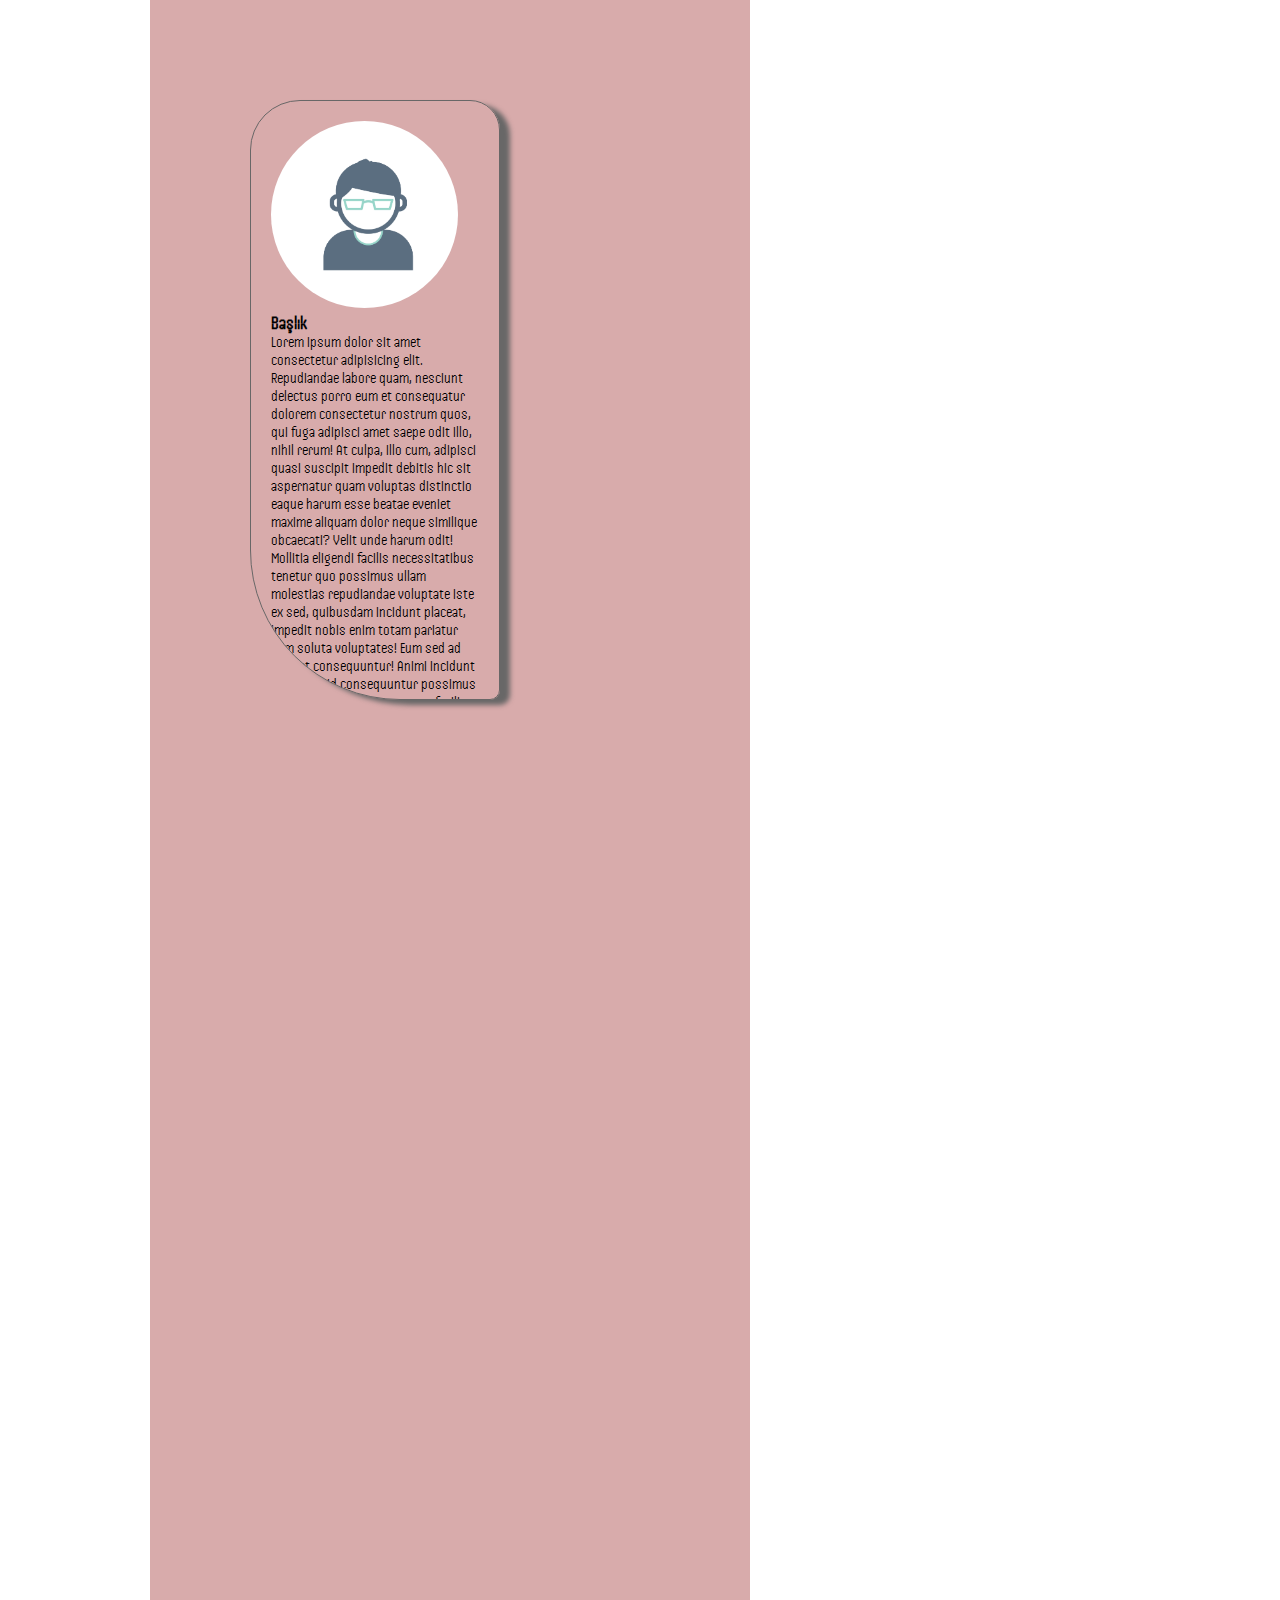
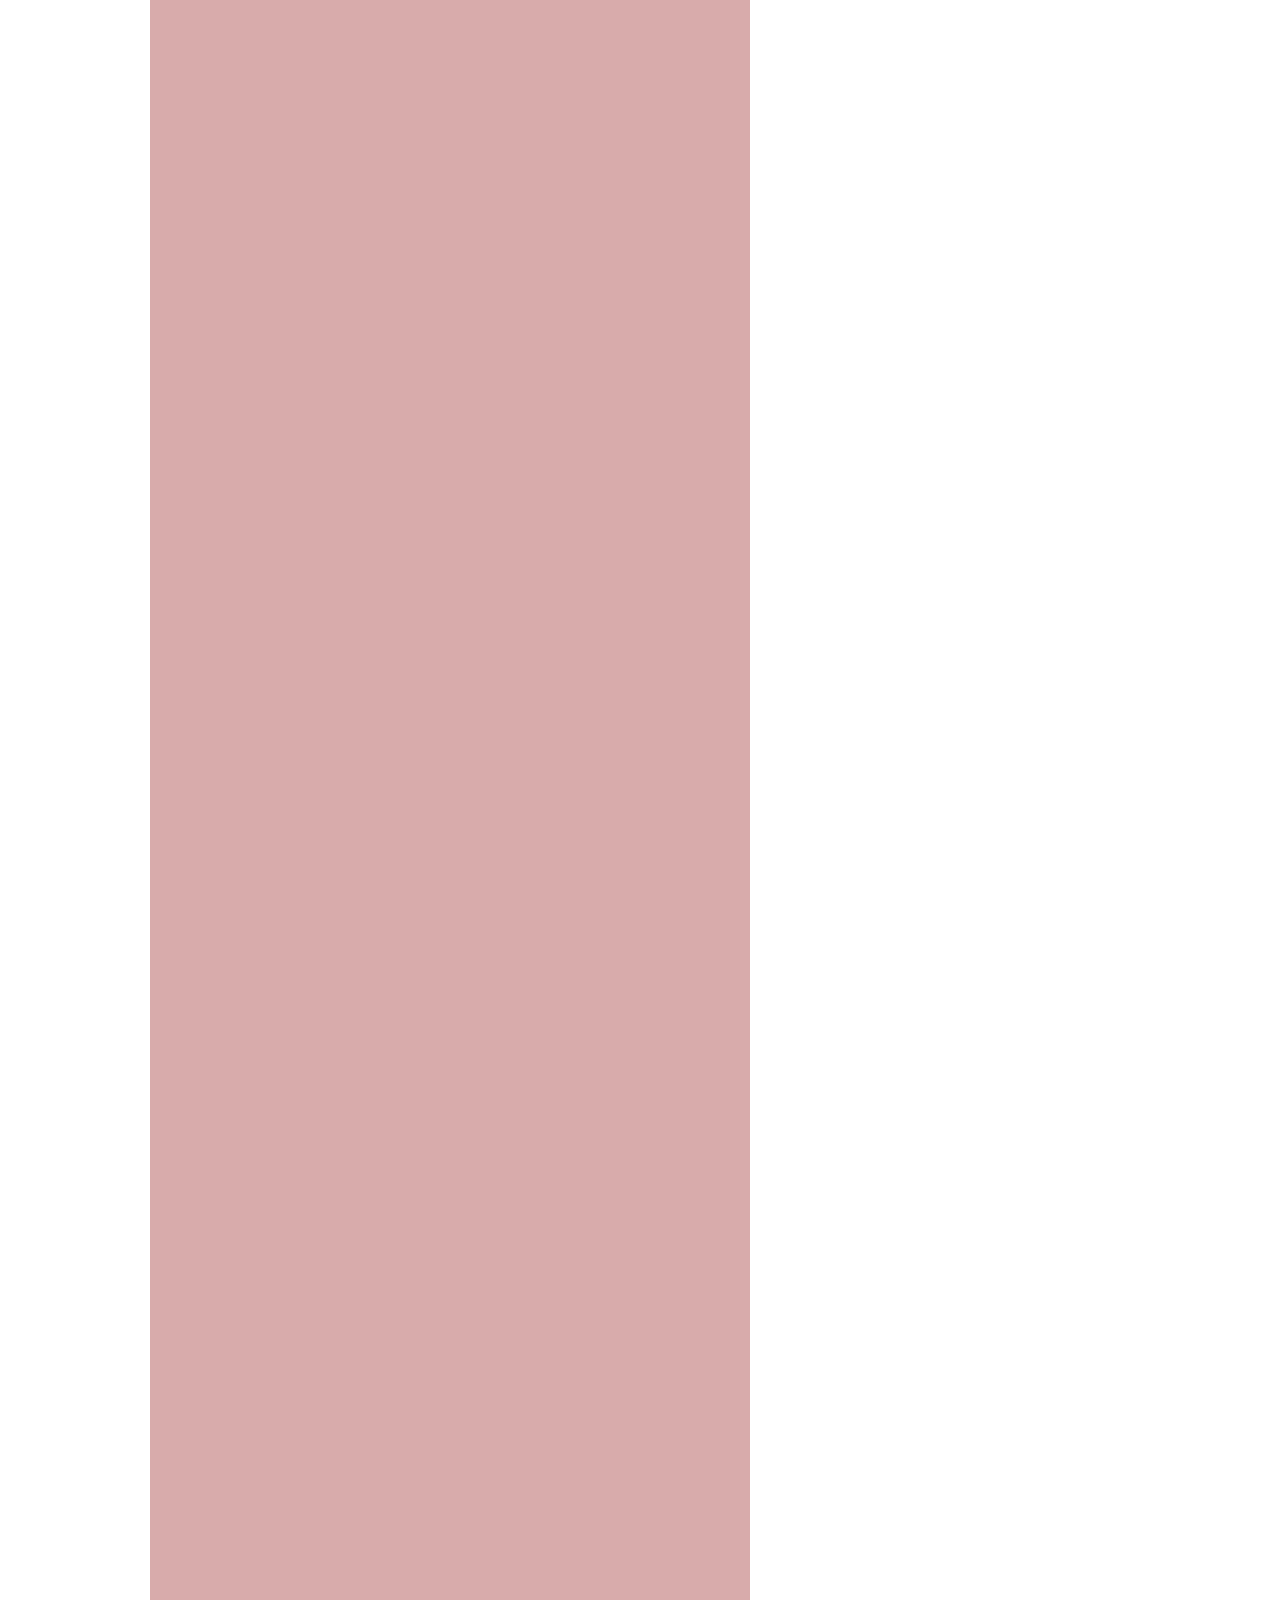
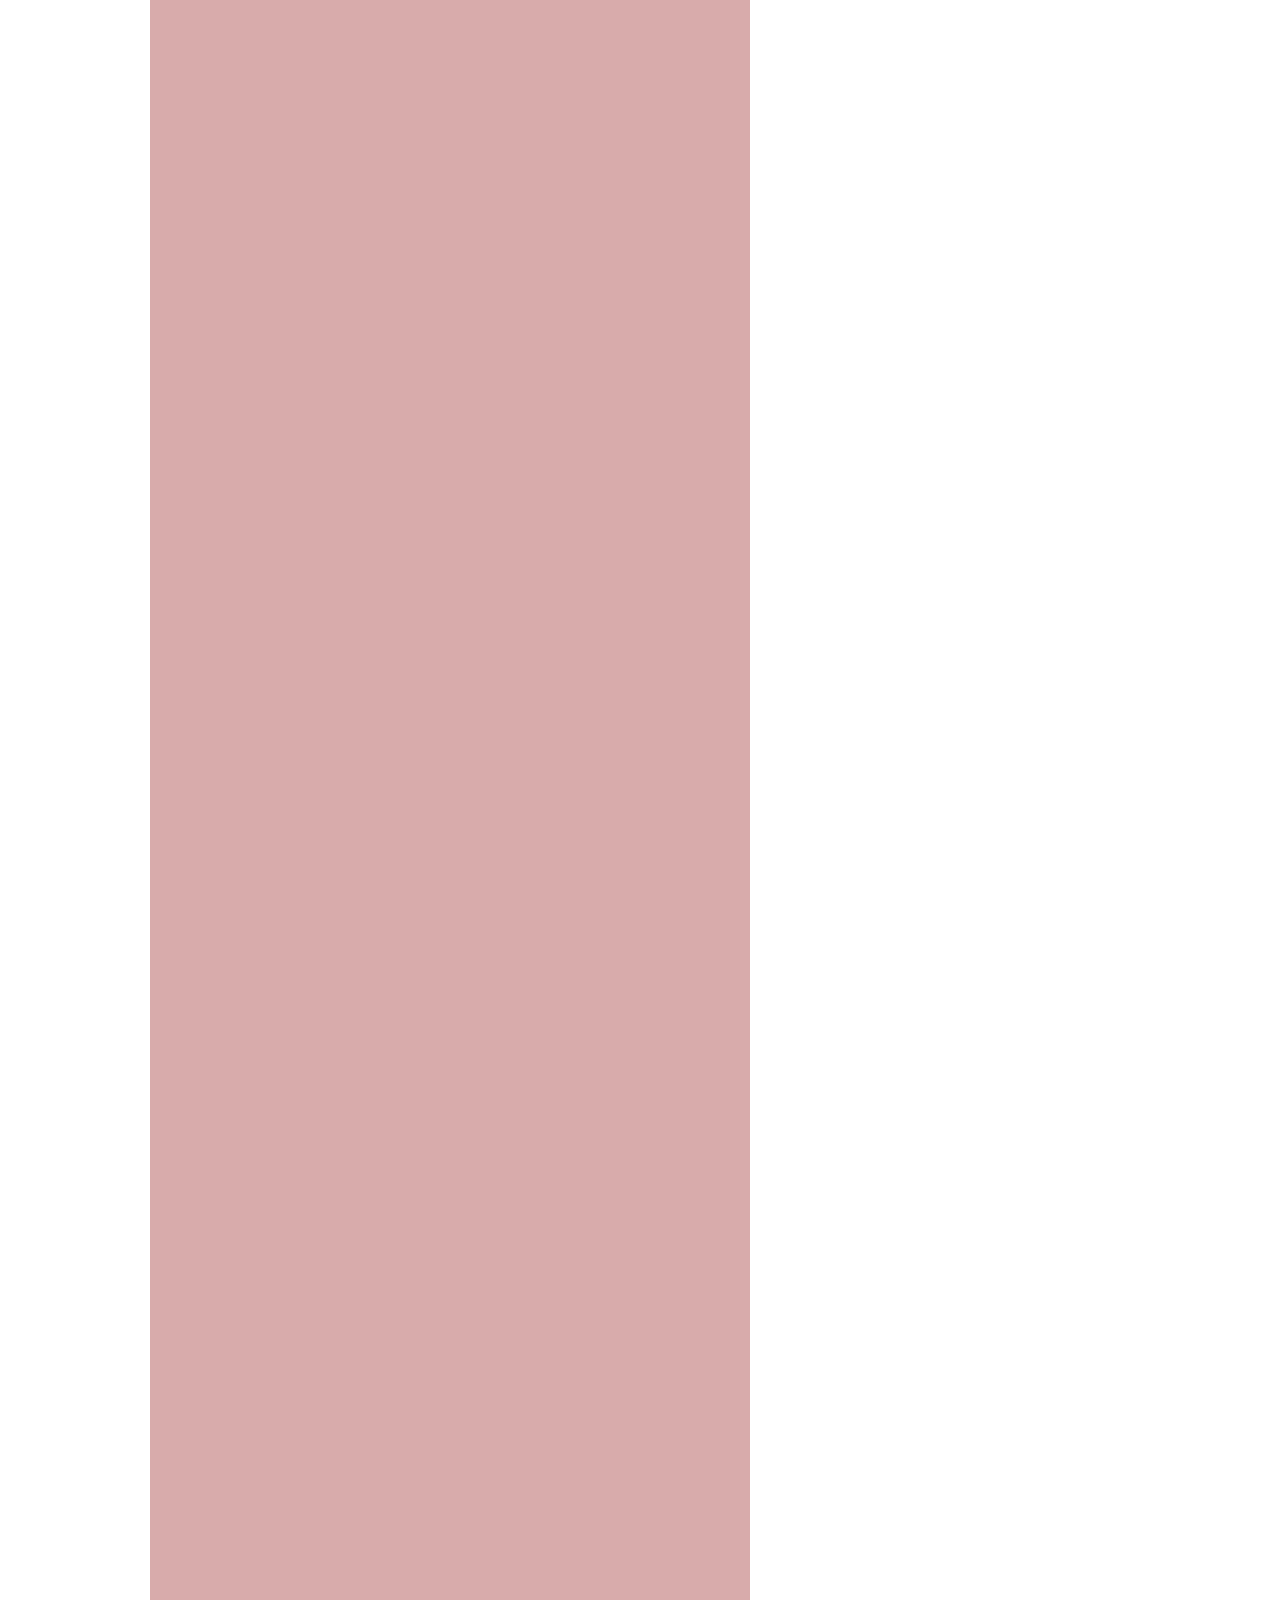
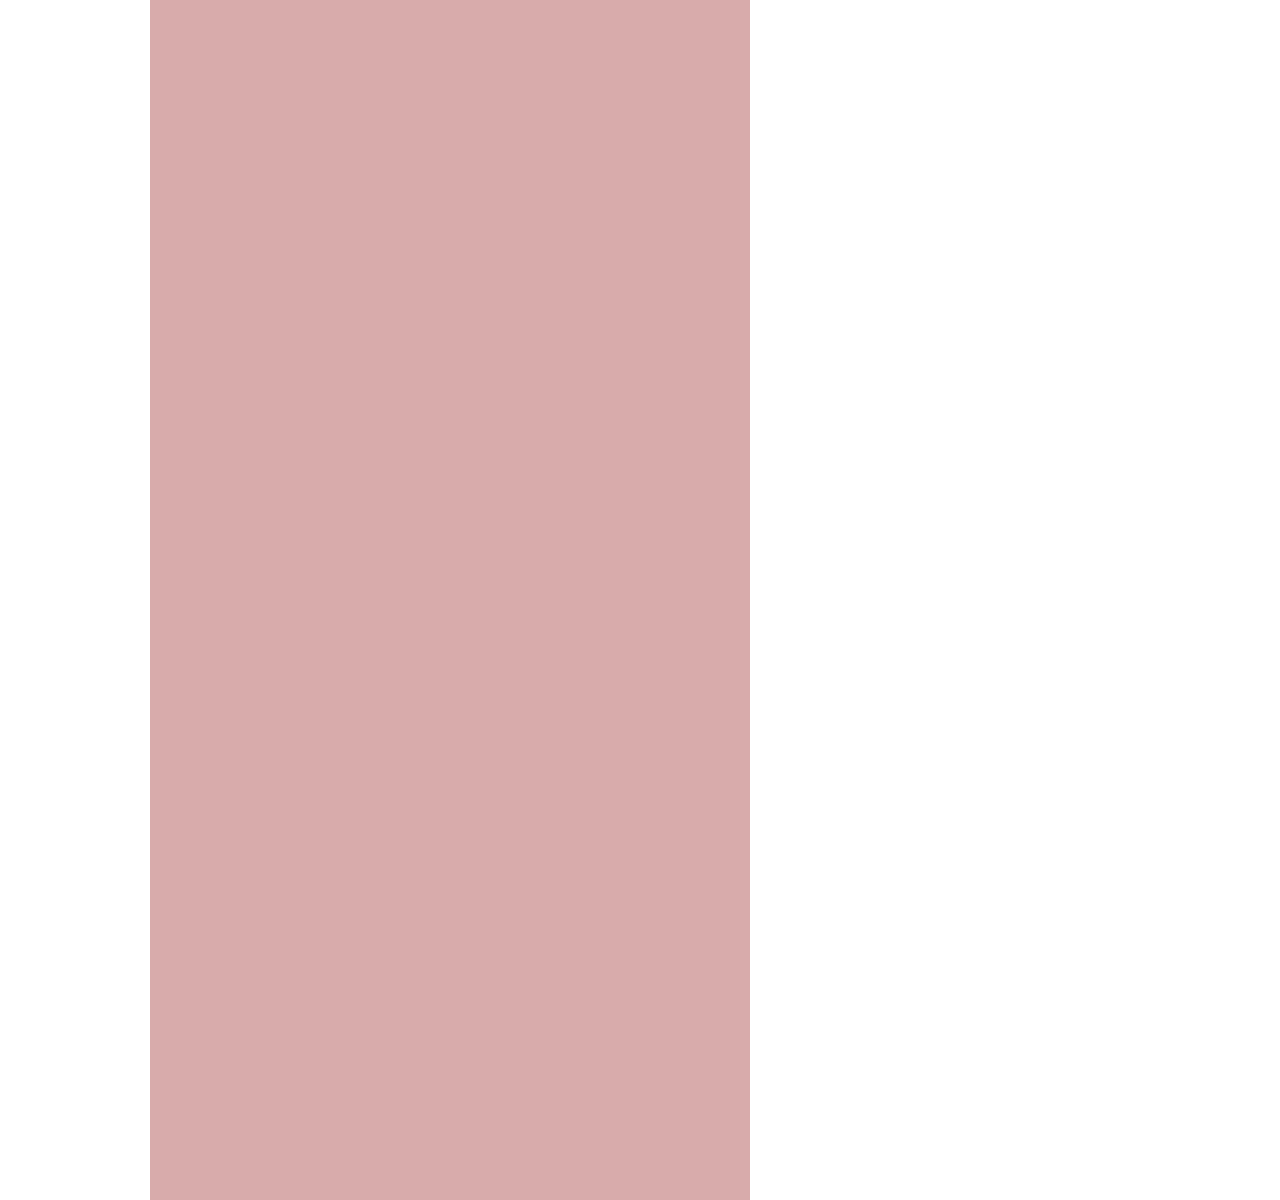
<file: index.html>
<!DOCTYPE html>
<html lang="en">
<head>
    <meta charset="UTF-8">
    <meta name="viewport" content="width=device-width, initial-scale=1.0">
    <title>Bazı CSS Özellikleri</title>
    <link rel="stylesheet" href="style.css">

    <link rel="preconnect" href="https://fonts.googleapis.com">
    <link rel="preconnect" href="https://fonts.gstatic.com" crossorigin>
    <link href="https://fonts.googleapis.com/css2?family=Handjet&display=swap" rel="stylesheet">
</head>
<body>
    <div class="container">
    <div class="kutu">
        <img src="images/5907.jpg" alt="">
        <h3>Başlık</h3>
        <p>Lorem ipsum dolor sit amet consectetur adipisicing elit. Repudiandae labore quam, nesciunt delectus porro eum et consequatur dolorem consectetur nostrum quos, qui fuga adipisci amet saepe odit illo, nihil rerum!
        At culpa, illo cum, adipisci quasi suscipit impedit debitis hic sit aspernatur quam voluptas distinctio eaque harum esse beatae eveniet maxime aliquam dolor neque similique obcaecati? Velit unde harum odit!
        Mollitia eligendi facilis necessitatibus tenetur quo possimus ullam molestias repudiandae voluptate iste ex sed, quibusdam incidunt placeat, impedit nobis enim totam pariatur cum soluta voluptates! Eum sed ad eveniet consequuntur!
        Animi incidunt quas aliquid consequuntur possimus illum totam pariatur tempore, facilis earum? Earum corporis voluptatum, distinctio quaerat consequuntur iste dolor hic est. Nulla porro est veritatis fugiat facilis autem provident.
        Enim odio at minima molestiae exercitationem atque! Culpa, quidem quae. Cupiditate tempora nostrum facere eos mollitia expedita sunt nisi ratione repudiandae quas minus beatae, laboriosam reprehenderit, temporibus inventore amet. Ipsa?</p>
        <a href="">Detay</a>
    </div>
</div>
</body>
</html>
</file>
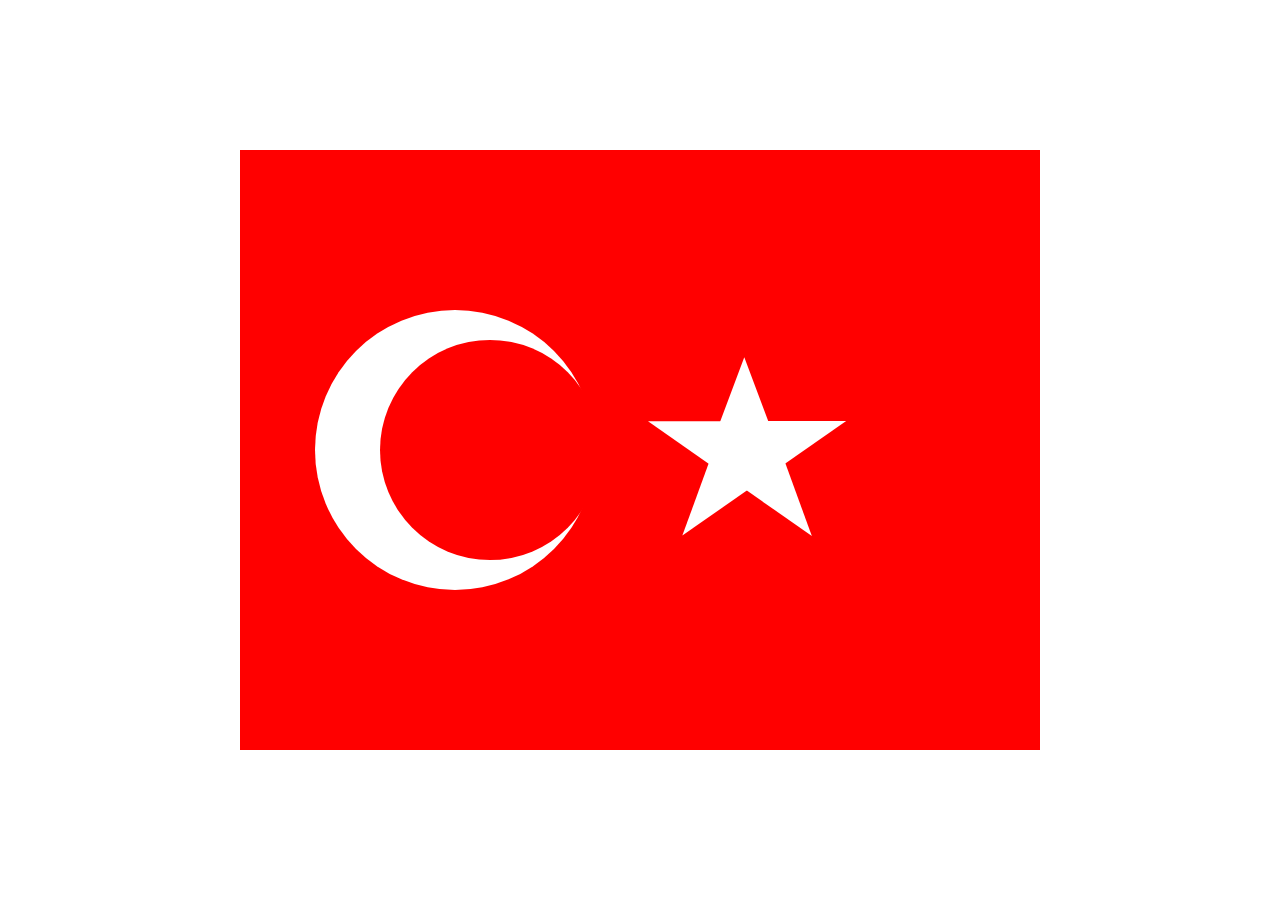
<file: ayyildiz.html>
<!DOCTYPE html>
<html lang="en">
<head>
    <meta charset="UTF-8">
    <meta name="viewport" content="width=device-width, initial-scale=1.0">
    <title>Cumhuriyet 100 Yaşında</title>
</head>
<style>
    *{
        margin: 0;
        padding: 0;
        box-sizing: border-box;
    }
    body{
        height: 100vh;
        display: grid;
        place-items: center;
    }
    #bayrak{
        width: 800px;
        height: 600px;
        background: red;
        position: relative;
        display: flex;
        justify-content: center;
        align-items: center;

    }
    #ay{
 
        width: 220px;
        height: 220px;
        background-color: red;
        border-radius: 50%;
        /*
        position: absolute;
        top: 50%;
        left: 50%;
        transform: translate(-50%,-50%);
        */
        box-shadow: -35px 0px 0 30px white;
    }
    
    #yildiz {
        margin: 50px ;
        position: relative;
        display: block;
        color: white;
        width: 0px;
        height: 0px;
        border-right: 100px solid transparent;
        border-bottom: 70px solid white;
        border-left: 100px solid transparent;
        transform: rotate(35deg);
      }
      #yildiz:before {
        border-bottom: 80px solid white;
        border-left: 30px solid transparent;
        border-right: 30px solid transparent;
        position: absolute;
        height: 0;
        width: 0;
        top: -45px;
        left: -65px;
        display: block;
        content: '';
        transform: rotate(-35deg);
      }
      #yildiz:after {
        position: absolute;
        display: block;
        color: white;
        top: 3px;
        left: -105px;
        width: 0px;
        height: 0px;
        border-right: 100px solid transparent;
        border-bottom: 70px solid white;
        border-left: 100px solid transparent;
        transform: rotate(-70deg);
        content: '';
      }

</style>
<body>
    <div id="bayrak">
        <div id="ay"></div>
        <div id="yildiz"></div>
    </div>

</body>
</html>
</file>
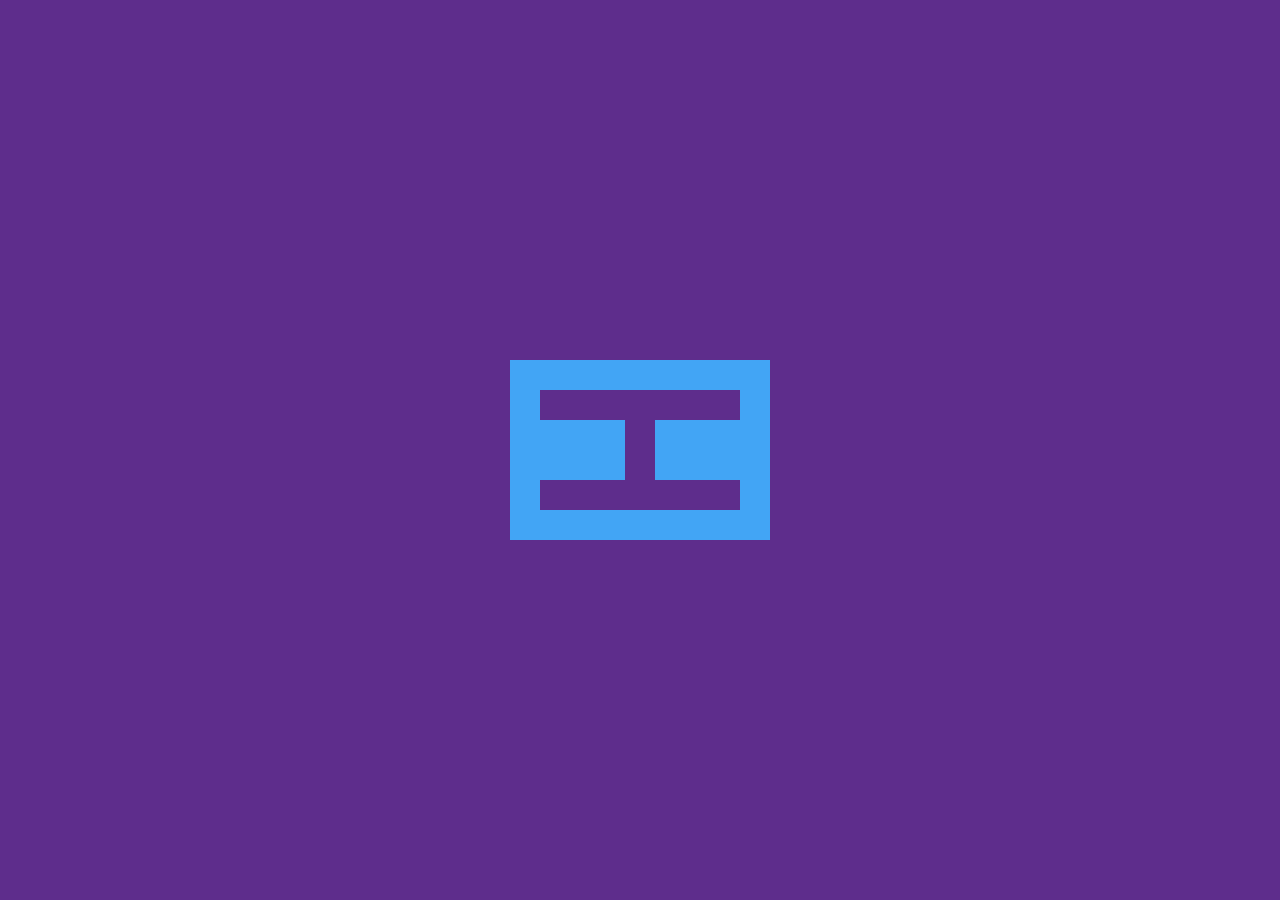
<file: battle22.html>
<!DOCTYPE html>
<html lang="en">
<head>
    <meta charset="UTF-8">
    <meta name="viewport" content="width=device-width, initial-scale=1.0">
    <title>Document</title>
    
<style>
  *{
    margin:0;
    padding:0;
    box-sizing:border-box;
  }
  body{
    height:100vh;
    background:#5E2D8C;
    display:grid;
    place-items:center;
  }
  div {
    width: 260px;
    height: 180px;
    background: #42A5F5;
    position:relative;
  }
  div:before{
    content:"";
    display:block;
    width:200px;
    height:30px;
    background: #5E2D8C;
    position:absolute;
    top:25%;
    left:50%;
    transform:translate(-50%,-50%);
    box-shadow:  #5E2D8C 0 90px;

  }

    div:after{
    content:"";
    display:block;
    width:30px;
    height:100px;
    background: #5E2D8C;
    position:absolute;
    top:50%;
    left:50%;
    transform:translate(-50%,-50%);
    }
</style>
</head>
<body>
    <div></div>
</body>
</html>
</file>
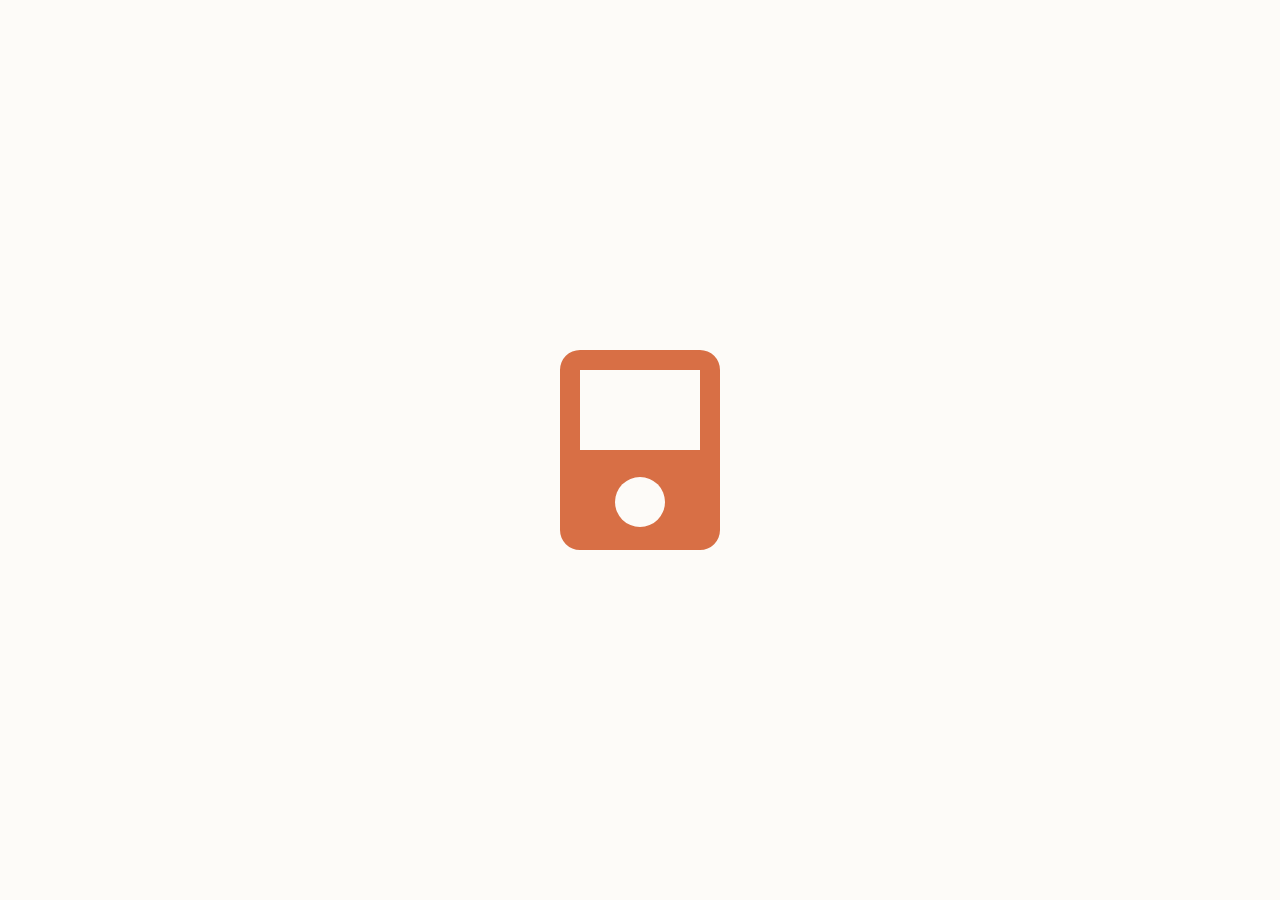
<file: battle3108.html>
<!DOCTYPE html>
<html lang="en">
<head>
    <meta charset="UTF-8">
    <meta name="viewport" content="width=device-width, initial-scale=1.0">
    <title>Document</title>
    
<style>
  *{
    margin:0;
    padding:0;
    box-sizing:border-box;    
  }
  body{
    height:100vh;
    background:#FDFBF8;
    display:grid;
    place-items:center;
  }
  div {
    background:#FDFBF8;
    width: 160px;
    height: 200px;
    border:20px solid #D86F45;
    border-bottom-width:100px;
    border-radius:20px;

    position:relative;
  }

  div:before{
    content:"";
    display:block;
    width:50px;
    height:50px;
    background:#FDFBF8;
    border-radius:50%;
    position:absolute;
    top:165%;
    left:50%;
    transform:translate(-50%,-50%);
    
    
  }
</style>


</head>
<body>
    <div></div>
</body>
</html>
</file>
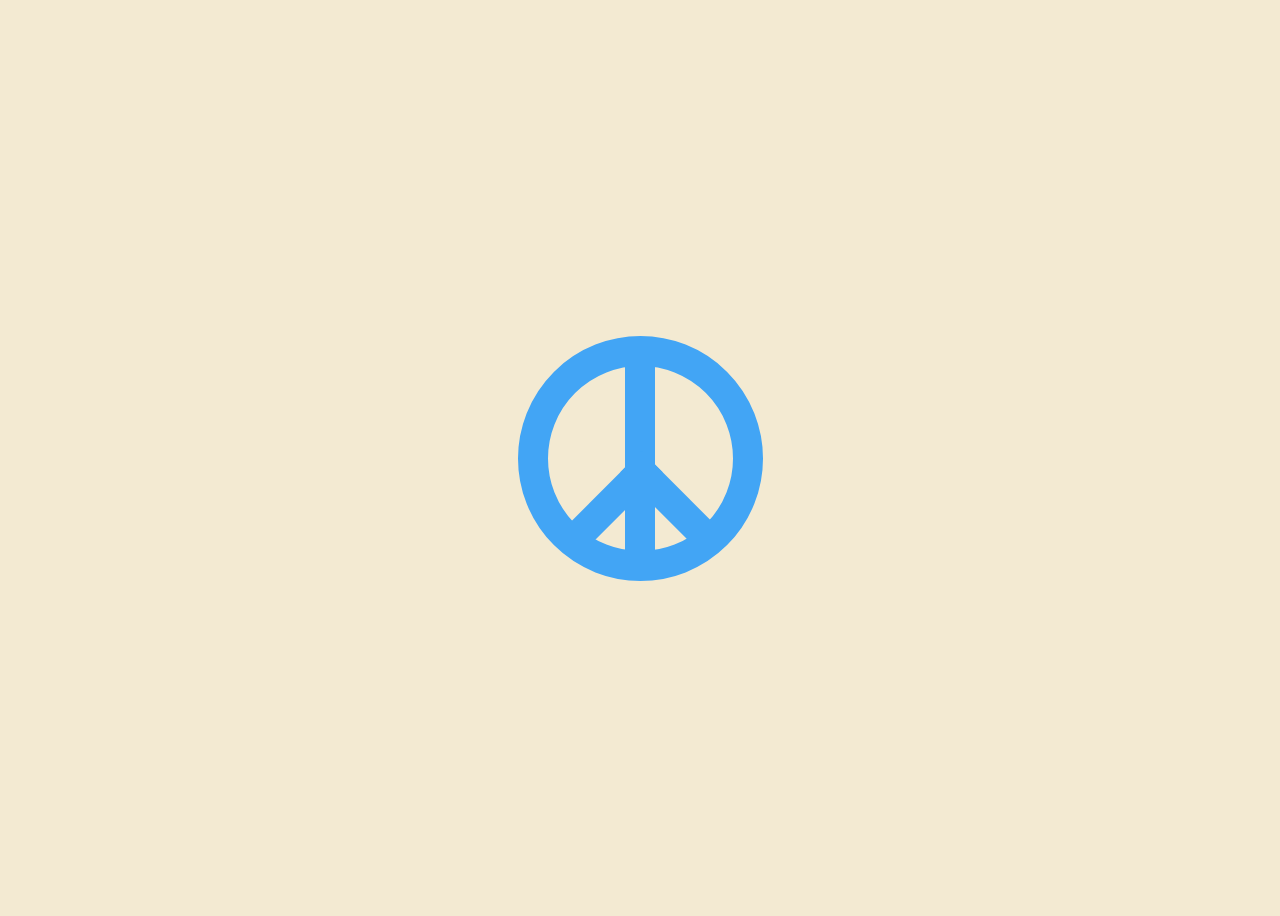
<file: cssart.html>
<!DOCTYPE html>
<html lang="en">
<head>
    <meta charset="UTF-8">
    <meta name="viewport" content="width=device-width, initial-scale=1.0">
    <title>Peace</title>
    <link rel="stylesheet" href="cssart.css">
</head>
<body>
    <div></div>
</body>
</html>
</file>
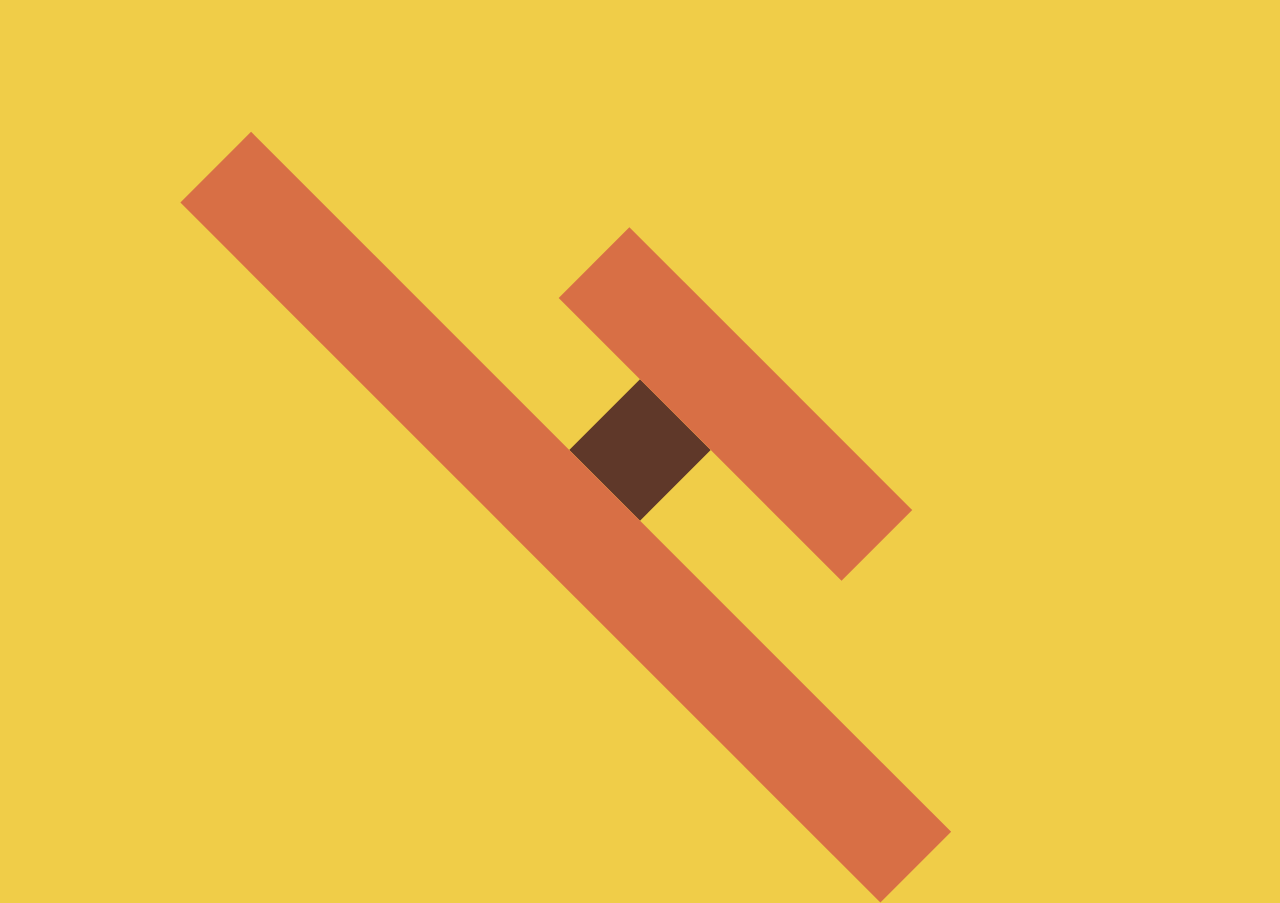
<file: cssbattle20.html>
<!DOCTYPE html>
<html lang="en">
<head>
    <meta charset="UTF-8">
    <meta name="viewport" content="width=device-width, initial-scale=1.0">
    <title>Document</title>

<style>
  *{
    margin:0;
    padding:0;
  }
  body{
    box-sizing:border-box;
    background:#F0CD48;
    height:100vh;
    display:grid;
    place-items: center;
    
  }
  div {
    width: 100px;
    height: 100px;
    background: #5F3829;
    transform:rotate(-45deg);
    position:relative;
  }
  div:before{
    content:"";
    width:100px;
    min-height:400px;
    height: 110vh;
    display:block;
    background: #D86F45;
    position: absolute;
    top:-50vh;
    left:-100px;
    
    
  }
  div:after{
    content:"";
    width:100px;
    height:400px;
    display:block;
    background: #D86F45;
    position: absolute;
    top:-115%;
    left:100px;
  }
</style>


</head>
<body>
    <div></div>
</body>
</html>
</file>
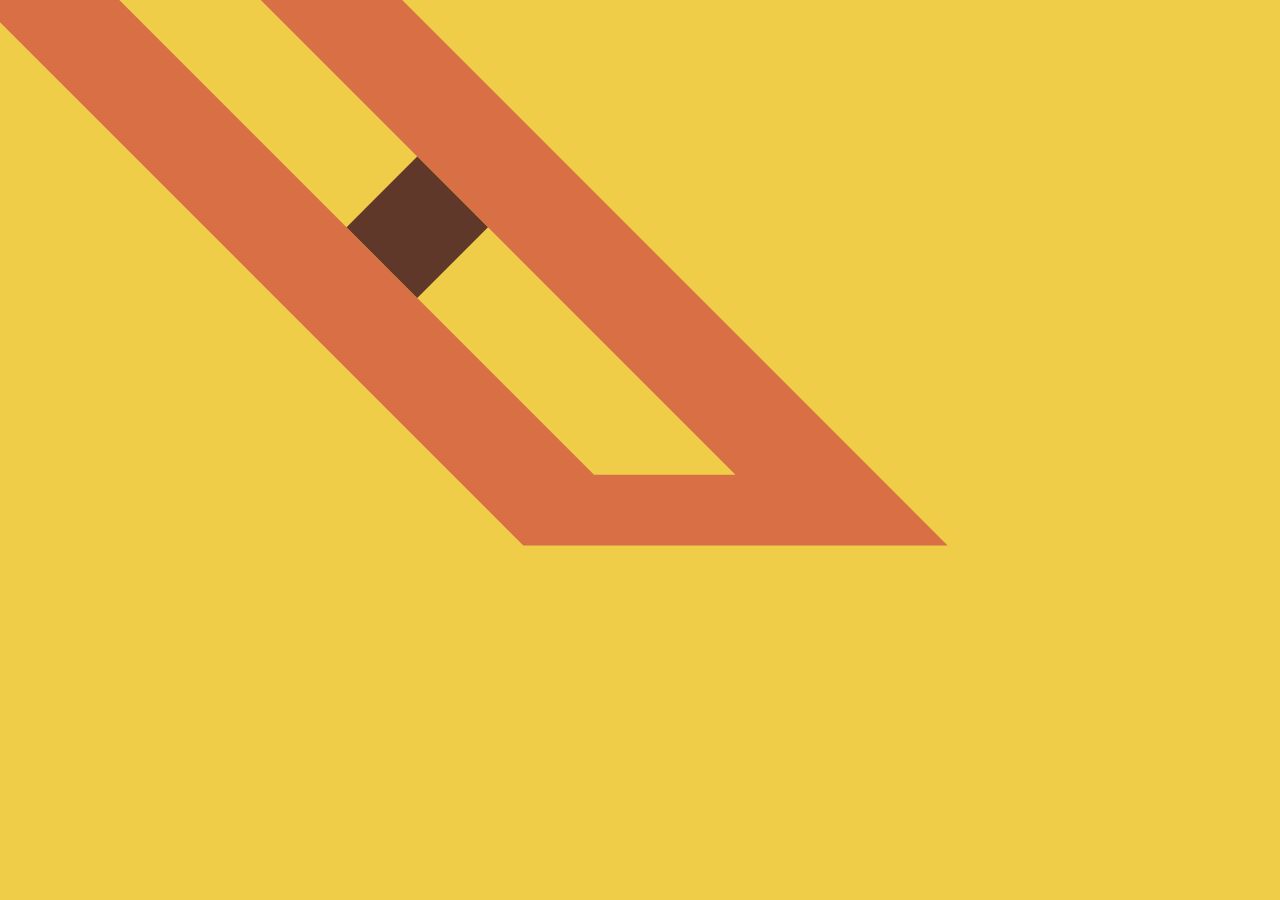
<file: cssbattleAlt20.html>
<!DOCTYPE html>
<html lang="en">
<head>
    <meta charset="UTF-8">
    <meta name="viewport" content="width=device-width, initial-scale=1.0">
    <title>Document</title>
    <style>
        *{
          margin:0;
          padding:0;
          box-sizing:border-box;
        }
        body{
          
          background:#F0CD48;
          height:100vh;
          display: grid;
          place-items: center;
            
          
        }
        div {


            width: 300px;
            height: 100%;
            background: #F0CD48;
            border: 100px solid #D86F45;

            transform: rotate(-45deg) skewY(45deg) translateY(-35%);
            position:relative;


            
          }

          div::before{
            content:"";
            display: block;
            width: 100px;
            height: 100px;
            position: absolute;
            top:50%;
            left:50%;
            transform: translate(-50%,-50%) skewY(-45deg);
            background: #5F3829;
  

          }
    </style>
</head>
<body>
    <div></div>
</body>
</html>
</file>
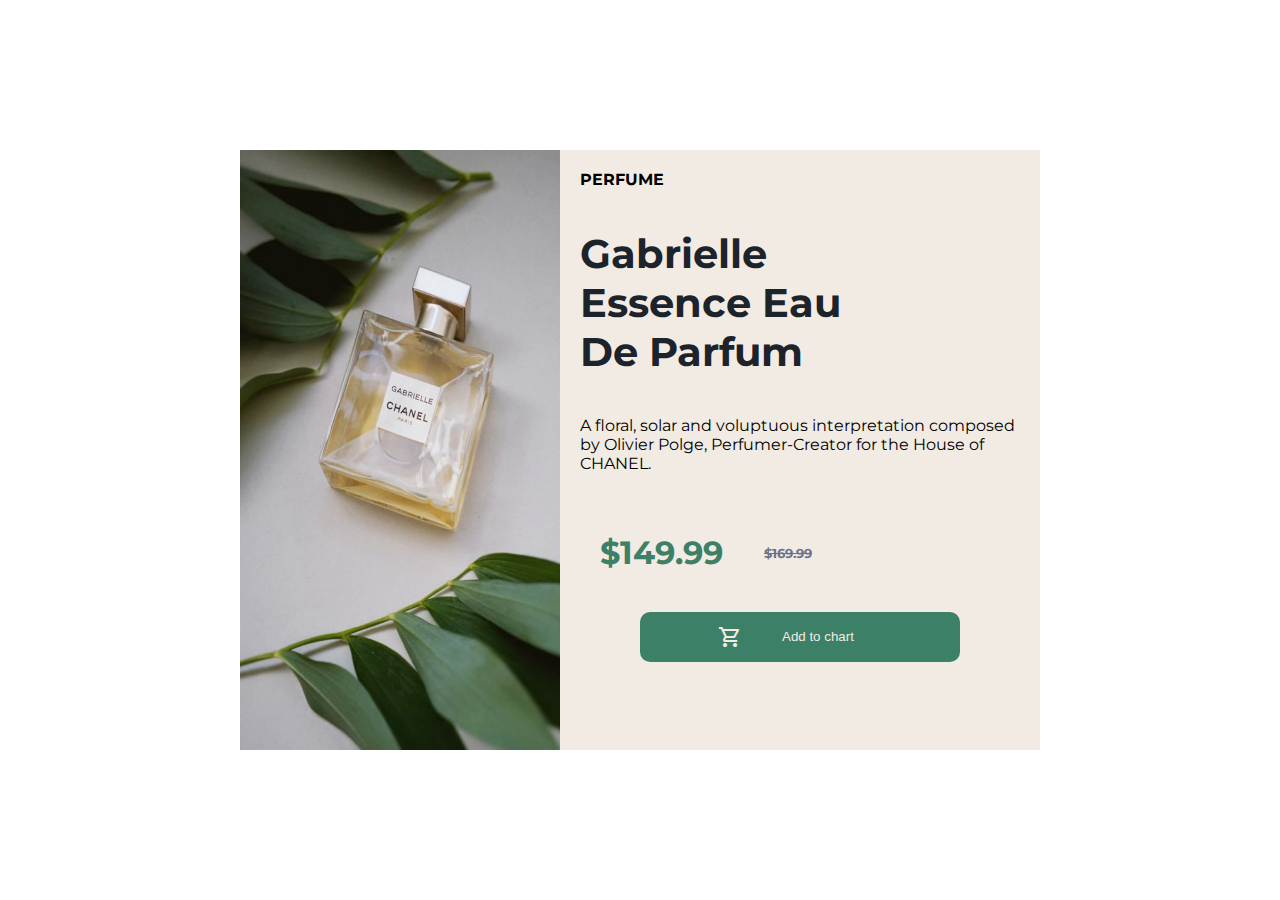
<file: frontendmentor1.html>
<!DOCTYPE html>
<html lang="en">
<head>
    <meta charset="UTF-8">
    <meta name="viewport" content="width=device-width, initial-scale=1.0">
    <title>FrontEndMentor</title>
    <link rel="stylesheet" href="./styles/frontendmentor1.css">
    <link rel="stylesheet" href="https://fonts.googleapis.com/css2?family=Material+Symbols+Outlined:opsz,wght,FILL,GRAD@20..48,100..700,0..1,-50..200" />
</head>
<body>
    <div class="kutu">
        <img src="images/image-product-desktop.jpg" alt="">
        <h4>PERFUME</h4>
        <h2>Gabrielle Essence Eau De Parfum</h2>
        <p>A floral, solar and voluptuous interpretation 
        composed by Olivier Polge, Perfumer-Creator for the House of CHANEL. </p>
        <span>
            <h1> $149.99</h1>
            <h5>$169.99</h5>
        </span>
        <button>
            <span class="material-symbols-outlined">
            shopping_cart
            </span>
            <p>Add to chart</p>
        </button>
    </div>
</body>
</html>
</file>
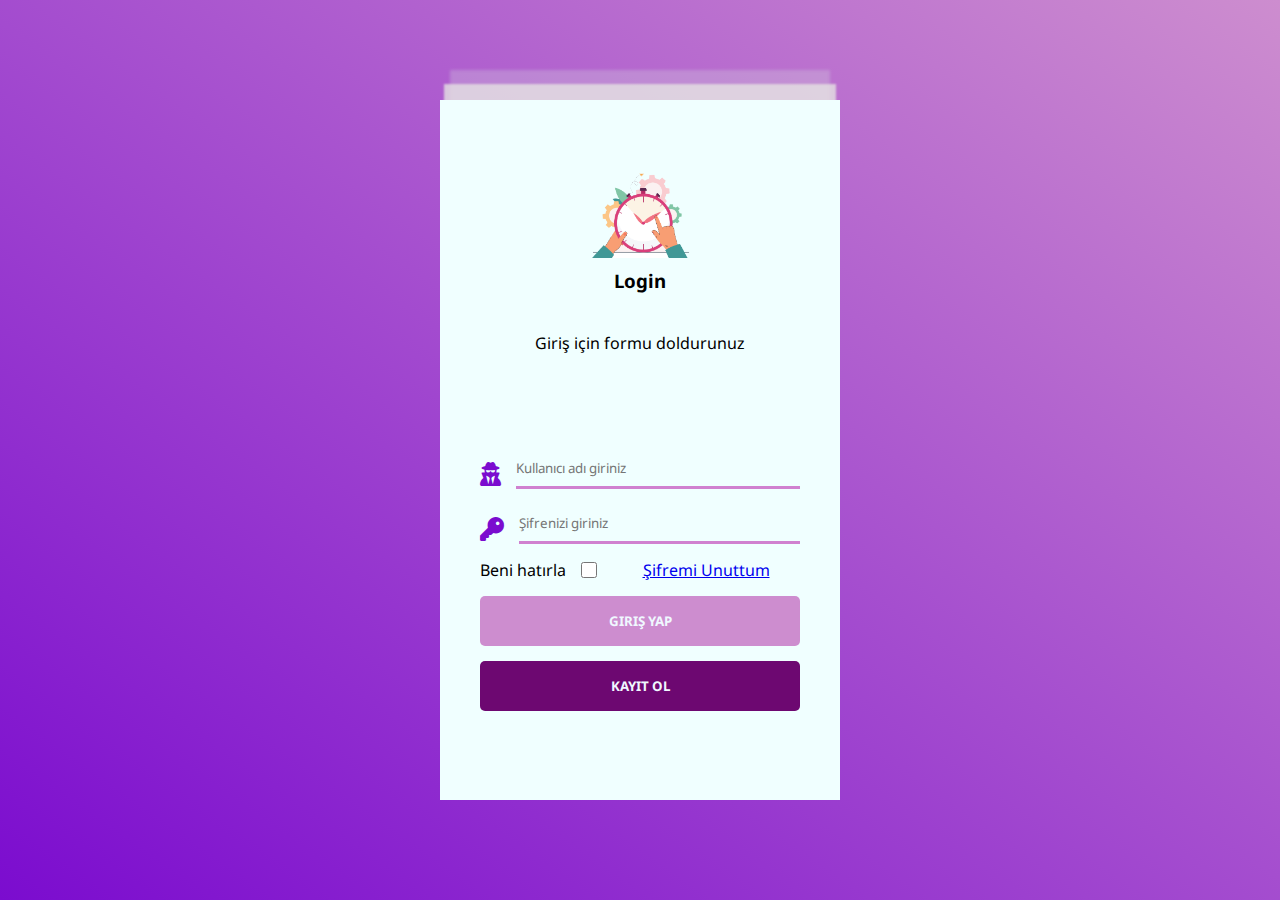
<file: icodethis2011.html>
<!DOCTYPE html>
<html lang="en">
<head>
    <meta charset="UTF-8">
    <meta name="viewport" content="width=device-width, initial-scale=1.0">
    <title>I Code This - 20 Kasım 2023</title>
    <link rel="stylesheet" href="styles/icodethis2011.css">
    <link rel="stylesheet" href="https://cdnjs.cloudflare.com/ajax/libs/font-awesome/6.4.2/css/all.min.css">
</head>
<body>
    <div id="login">
        <img src="./images/saat.png" alt="">
        <h3>Login</h3>
        <p>Giriş için formu doldurunuz</p>
        <form action="">
            <i class="fa-solid fa-user-secret fa-xl"></i>
            <input type="text" name="" id="txtUsername" placeholder="Kullanıcı adı giriniz">
            <i class="fa-solid fa-key fa-xl"></i>
            <input type="password" name="" id="txtPassword" placeholder="Şifrenizi giriniz">
            <label for="chkRemember">Beni hatırla</label>
            <input type="checkbox" name="" id="chkRemember">
            
            <a href="#">Şifremi Unuttum</a>
            <input type="button" value="Giriş Yap" id="btnLogin">
            <input type="button" value="Kayıt Ol" id="btnSignup">
        </form>
    </div>
</body>
</html>
</file>
<file: style.css>
*{
    margin: 0;
    padding: 0;
    box-sizing: border-box;
}

body{
    height: 100vh;
    /*
    display: flex;
    align-items: center;
    */
}
.container{
    background-color: rgb(216, 171, 171);
    width: 600px;
    height: 6000px;
    margin-left: 150px;
    position: relative;
}
.kutu{
    /*
    margin-left: auto;
    margin-right: auto;
    margin-top: 50px;
    */
    position: absolute;
    top: 100px;
    left: 100px;
    width: 250px;
    height: auto;
    min-height: 400px;
    max-height: 600px;
    overflow: hidden;
    border: thin solid rgb(104, 103, 103);
    border-radius: 50px 30px 10px 150px;
    padding: 20px;
    box-shadow: 10px 5px 5px rgb(104, 103, 103);
    font-family: 'Handjet', sans-serif;
    
}

div > img{
    max-width: 90%;
    border-radius: 50%;
}
</file>
<file: cssart.css>
body{
    height: 100vh;
    display:grid;
    place-items: center;
    background: #F3EAD2;
    box-sizing: border-box;
  }
  div {
    width: 185px;
    height: 185px;
    background: #F3EAD2;
    border-radius: 50%;
    border: 30px solid #42A5F5;
    position:relative;
  }
  div:before{
    content:" ";
    display: block;
    width: 30px;
    height:190px;
    background:#42A5F5;
    position:absolute;
    top:50%;
    left:50%;
    transform:translate(-50%,-50%);
  }
  div:after{
    content:" ";
    display: block;
    width: 65px;
    height:65px;
    border: 30px solid transparent;
    border-top-color:#42A5F5;
    border-right-color:#42A5F5;
    position:absolute;
    top:60%;
    left:17%;
    transform:translate(-50%,-50%);
    transform:rotate(-45deg);
  }
</file>
<file: styles/frontendmentor1.css>
@import url('https://fonts.googleapis.com/css2?family=Montserrat&display=swap');

:root {
    --siyah-renk: black;
    --koyu-gri-renk: hsl(212, 21%, 14%);
    --krem-renk: hsl(30, 38%, 92%);
    --acik-gri-renk: hsl(228, 12%, 48%);
    --acik-yesil-renk: hsl(158, 36%, 37%);
  }



*{
    margin: 0;
    padding: 0;
    box-sizing: border-box;
}
body{
    
    min-height: 100vh;
    height: auto;
    display: flex;
    justify-content: center;
    align-items: center;
}

.kutu{
    background-color: var(--krem-renk);
    flex: 0 0 800px;
    height: 600px;
    display: flex;
    flex-direction: column;
    flex-wrap: wrap;
    font-family: 'Montserrat', sans-serif;
    
}

img{
    flex: 0 0 100%;
    width: 40%;
}

h1,h2,h4,h5,p,button,span{
    width: 60%;
    padding: 20px;
}
.kutu > span{
    display: flex;
    gap: 10px;
    align-items: center;
}

.kutu > h2{
    width: 40%;
    font-size: 40px;
    font-weight: bolder;
    color: var(--koyu-gri-renk);
}

.kutu h1{
    width: 35%;
    color: var(--acik-yesil-renk);
}
.kutu  h5{
    width: 25%;
    color: var(--acik-gri-renk);
    text-decoration: line-through;
}

button{
    width: 40%;
    height: 50px;
    background-color: var(--acik-yesil-renk);
    color: var(--krem-renk);
    align-self: center;
    border-radius: 10px;
    border: none;
    display: flex;
    justify-content: center;
    align-items: center;
}
button > p{
    text-align: left;
    flex: 0 0 50%;
    line-height: 50px;
}
.material-symbols-outlined {
    flex: 0 0 50px;
    font-variation-settings:
    'FILL' 0,
    'wght' 400,
    'GRAD' 10,
    'opsz' 24;

  }
</file>
<file: styles/icodethis2011.css>
@import url('https://fonts.googleapis.com/css2?family=Handjet&family=Noto+Sans&display=swap');
*{
    padding: 0;
    margin: 0;
    box-sizing: border-box;
    font-family: 'Handjet', sans-serif;
    font-family: 'Noto Sans', sans-serif;
}
body{
    min-height: 100vh;
    background: #CD8DCF;
    background: linear-gradient(to bottom left, #CD8DCF 0%, #7B0CCF 100%);
    display: flex;
    justify-content: center;
    align-items: center;

}
#login{
    background-color: azure;
    width: 400px;
    height: 700px;
    box-shadow: 0px -20px 2px -4px rgba(229, 226, 226, 0.8),0px -40px 3px -10px rgba(215, 220, 225, 0.3);
    display: flex;
    flex-direction: column;
    align-items: center;
    justify-content: center;
    padding-top: 5%;
    padding-bottom: 5%;
    gap: 10px;  
}

#login > img{
    flex: 0 1 10%;
    max-width: 30%;
}
#login > h3{
    flex: 1 1 5%;
    max-width: 50%;
}
#login > p{
    flex: 1 1 10%;
    max-width: 80%;
}
#login > form{
    flex: 1 1 50%;
    width: 80%;

    display: flex;
    justify-content: center;
    align-content: center;
    flex-wrap: wrap;
    gap: 15px;
}

form > input{
    flex: 1 0 80%;
}

form > input[type=checkbox]{
    flex: 0 1 5%;

}

form > a{
    flex: 1 1 50%;
    text-align: center;
}

form > input[type=text],form > input[type=password]{
    border: none;
    height: 40px;
    border-bottom: 3px solid rgb(208, 129, 208);
    background-color: azure;
}

form > input[type=button]{
    height: 50px;
    border-radius: 5px;
    background-color: #CD8DCF;
    border: none;
    color: aliceblue;
    font-weight: bolder;
    text-transform: uppercase;

}

#btnSignup{
    background-color: #6d0871;
}

form > i{
    line-height: 50px;
    padding-top: 25px;
    color: #7B0CCF;
}
</file>
